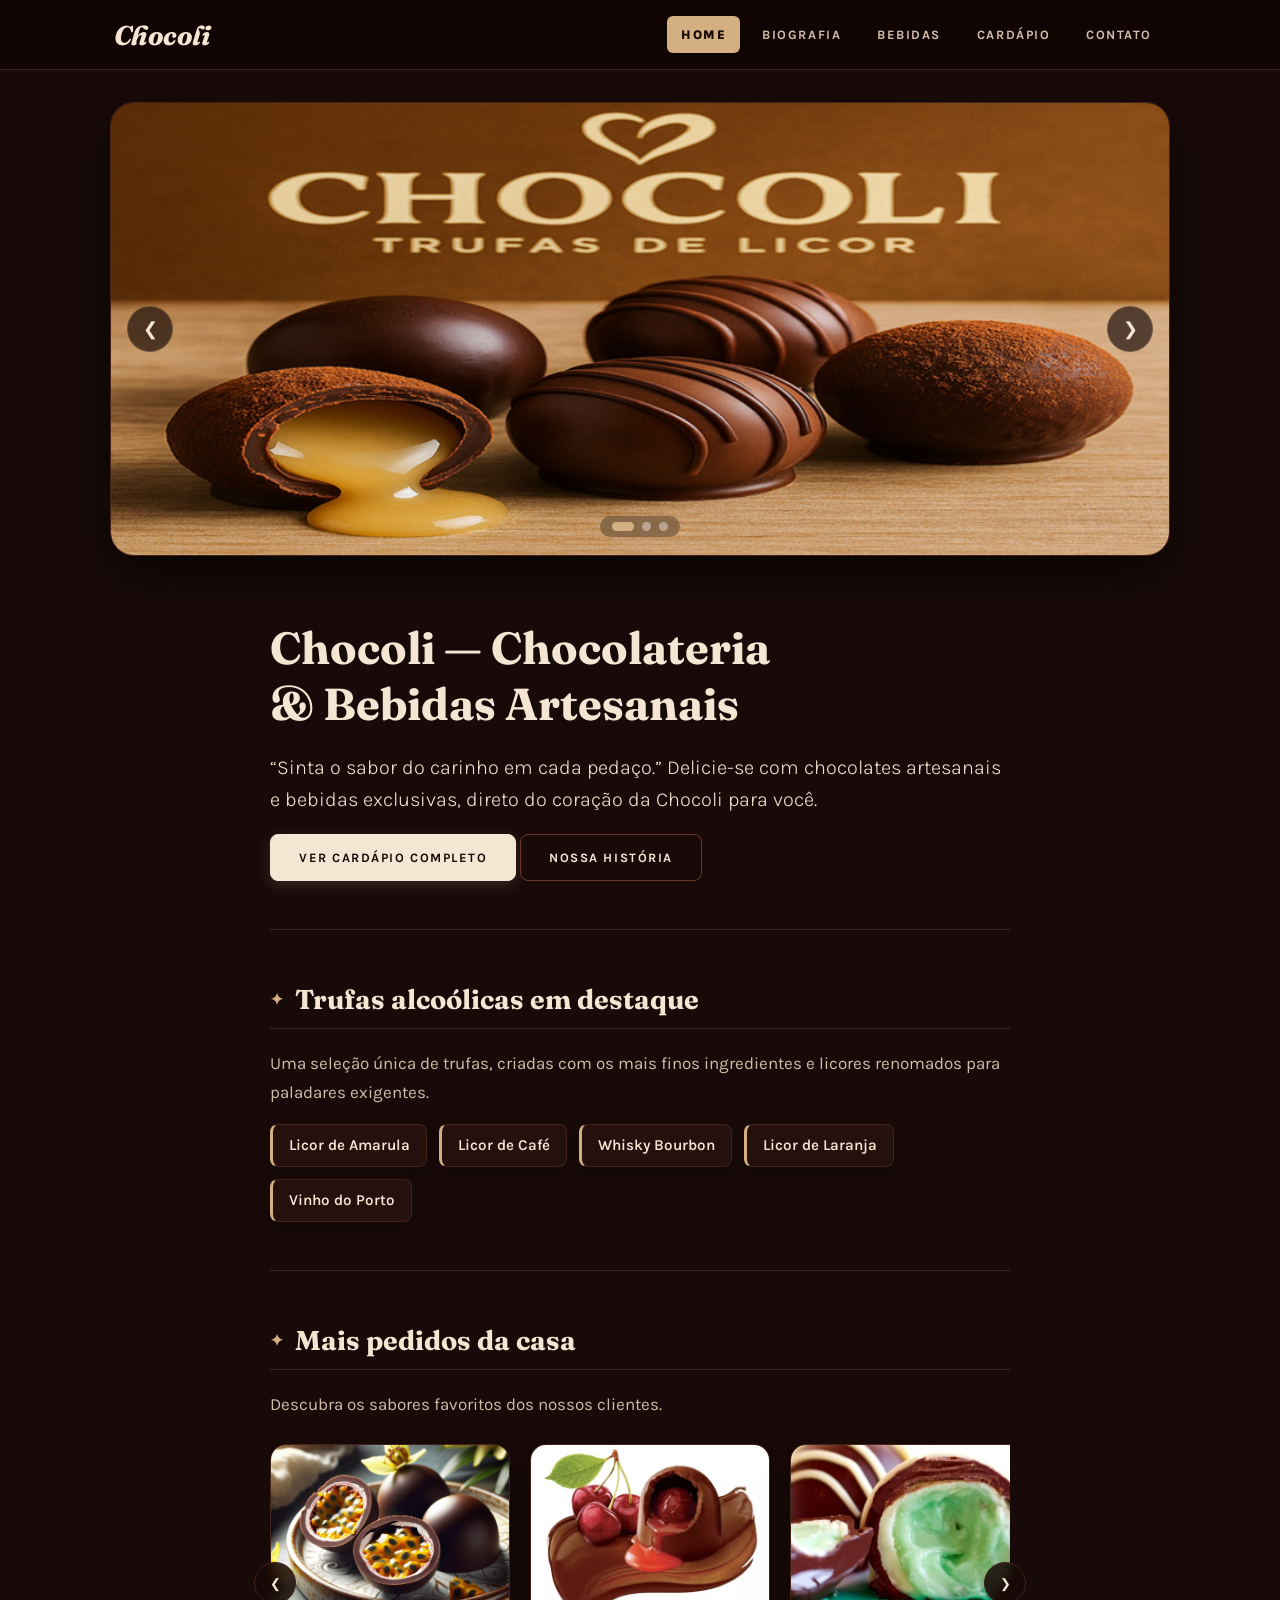
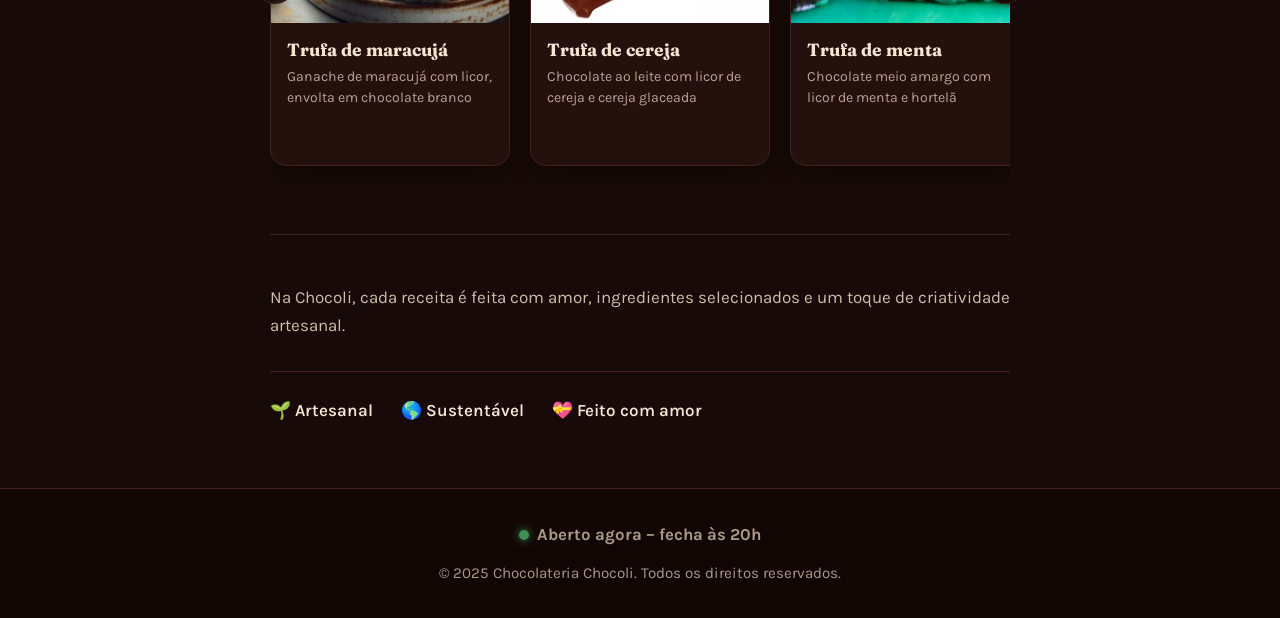
<file: projetojs/index.html>
<!DOCTYPE html>
<html lang="pt-BR">
<head>
  <meta charset="utf-8">
  <meta name="viewport" content="width=device-width, initial-scale=1">
  <title>Home | Chocolateria Chocoli</title>
  <link rel="preconnect" href="https://fonts.googleapis.com">
  <link rel="preconnect" href="https://fonts.gstatic.com" crossorigin>
  <link rel="stylesheet" href="https://fonts.googleapis.com/css2?family=Fraunces:ital,opsz,wght@0,9..144,600;0,9..144,700;1,9..144,700&family=Karla:wght@400;700&display=swap">
  <link rel="stylesheet" href="escss/estilo.css">
</head>
<body>

  <!-- Cabeçalho Fixo -->
  <header id="topo">
    <div class="topo-in">
      <a class="marca" href="index.html">Chocoli</a>
      <nav id="menu" aria-label="Menu principal">
        <a href="index.html" aria-current="page">Home</a>
        <a href="biografia.html">Biografia</a>
        <a href="Bebidas.html">Bebidas</a>
        <a href="Cardapio.html">Cardápio</a>
        <a href="contato.html">Contato</a>
      </nav>
    </div>
  </header>

  <main id="principal">

    <!-- Seção do Carrossel Principal -->
    <section class="carrossel" aria-label="Galeria de imagens">
      <div class="slides">
        <img src="imagens/truf.png" class="slide ativo" alt="Trufas artesanais variadas">
        <img src="imagens/fundobebidas.png" class="slide" alt="Coquetéis artesanais exclusivos" loading="lazy">
        <img src="imagens/trufamaracuja.png" class="slide" alt="Trufa especial de maracujá" loading="lazy">
      </div>
      <div class="controles">
        <button class="seta esquerda" aria-label="Imagem anterior">&#10094;</button>
        <button class="seta direita" aria-label="Próxima imagem">&#10095;</button>
      </div>
      <div class="bolinhas" aria-label="Indicadores de slides"></div>
    </section>

    <!-- Conteúdo Principal da Página -->
    <div id="conteudo">

      <!-- Seção de Boas-Vindas / Hero -->
      <section class="hero-secao">
        <h1>Chocoli — Chocolateria & Bebidas Artesanais</h1>
        <p class="lead">“Sinta o sabor do carinho em cada pedaço.” Delicie-se com chocolates artesanais e bebidas exclusivas, direto do coração da Chocoli para você.</p>
        <div class="botoes-acao">
          <a class="btn" href="Cardapio.html">Ver cardápio completo</a>
          <a class="btn btn-contorno" href="biografia.html">Nossa história</a>
        </div>
      </section>

      <hr>

      <!-- Seção de Destaques (Trufas Alcoólicas) -->
      <section class="secao-destaques">
        <h2>Trufas alcoólicas em destaque</h2>
        <p>Uma seleção única de trufas, criadas com os mais finos ingredientes e licores renomados para paladares exigentes.</p>
        
        <ul class="destaques">
          <li>Licor de Amarula</li>
          <li>Licor de Café</li>
          <li>Whisky Bourbon</li>
          <li>Licor de Laranja</li>
          <li>Vinho do Porto</li>
        </ul>
      </section>

      <hr>

      <!-- Carrossel / Seção "Mais Pedidos" -->
      <section class="mais-pedidos">
        <h2>Mais pedidos da casa</h2>
        <p>Descubra os sabores favoritos dos nossos clientes.</p>
        
        <div style="position: relative;">
          <button id="mp-anterior" class="mp-seta" aria-label="Item anterior">&#10094;</button>
          <div id="mp-trilho" class="mp-trilho">
            <!-- Os cards são injetados dinamicamente via JavaScript -->
          </div>
          <button id="mp-proximo" class="mp-seta" aria-label="Próximo item">&#10095;</button>
        </div>
      </section>

      <hr>

      <!-- Seção de Valores / Filosofia -->
      <section class="secao-valores">
        <p>Na Chocoli, cada receita é feita com amor, ingredientes selecionados e um toque de criatividade artesanal.</p>
        <ul class="valores">
          <li>🌱 Artesanal</li>
          <li>🌎 Sustentável</li>
          <li>💝 Feito com amor</li>
        </ul>
      </section>

    </div>

  </main>

  <!-- Rodapé -->
  <footer id="rodape">
    <p id="status-loja"></p>
    <p>© 2025 Chocolateria Chocoli. Todos os direitos reservados.</p>
  </footer>

  <script src="js.js"></script>
</body>
</html>
</file>
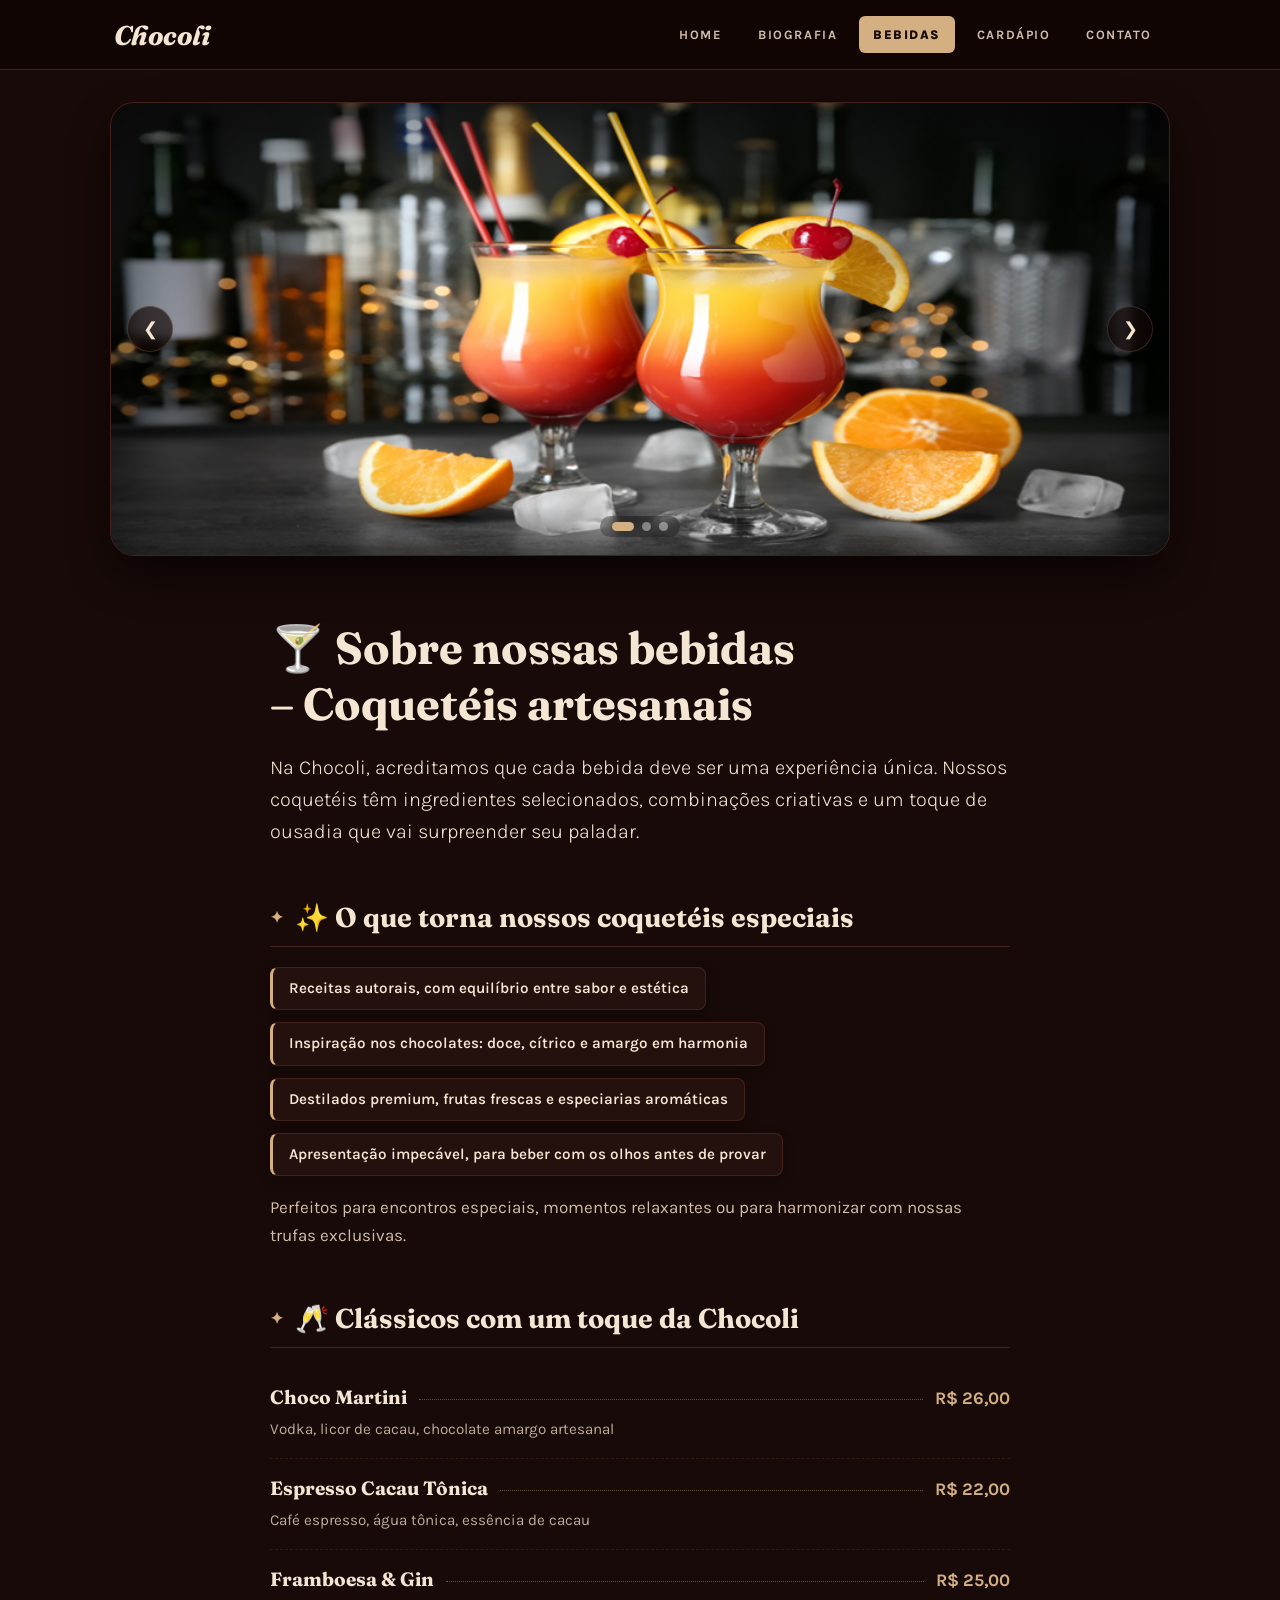
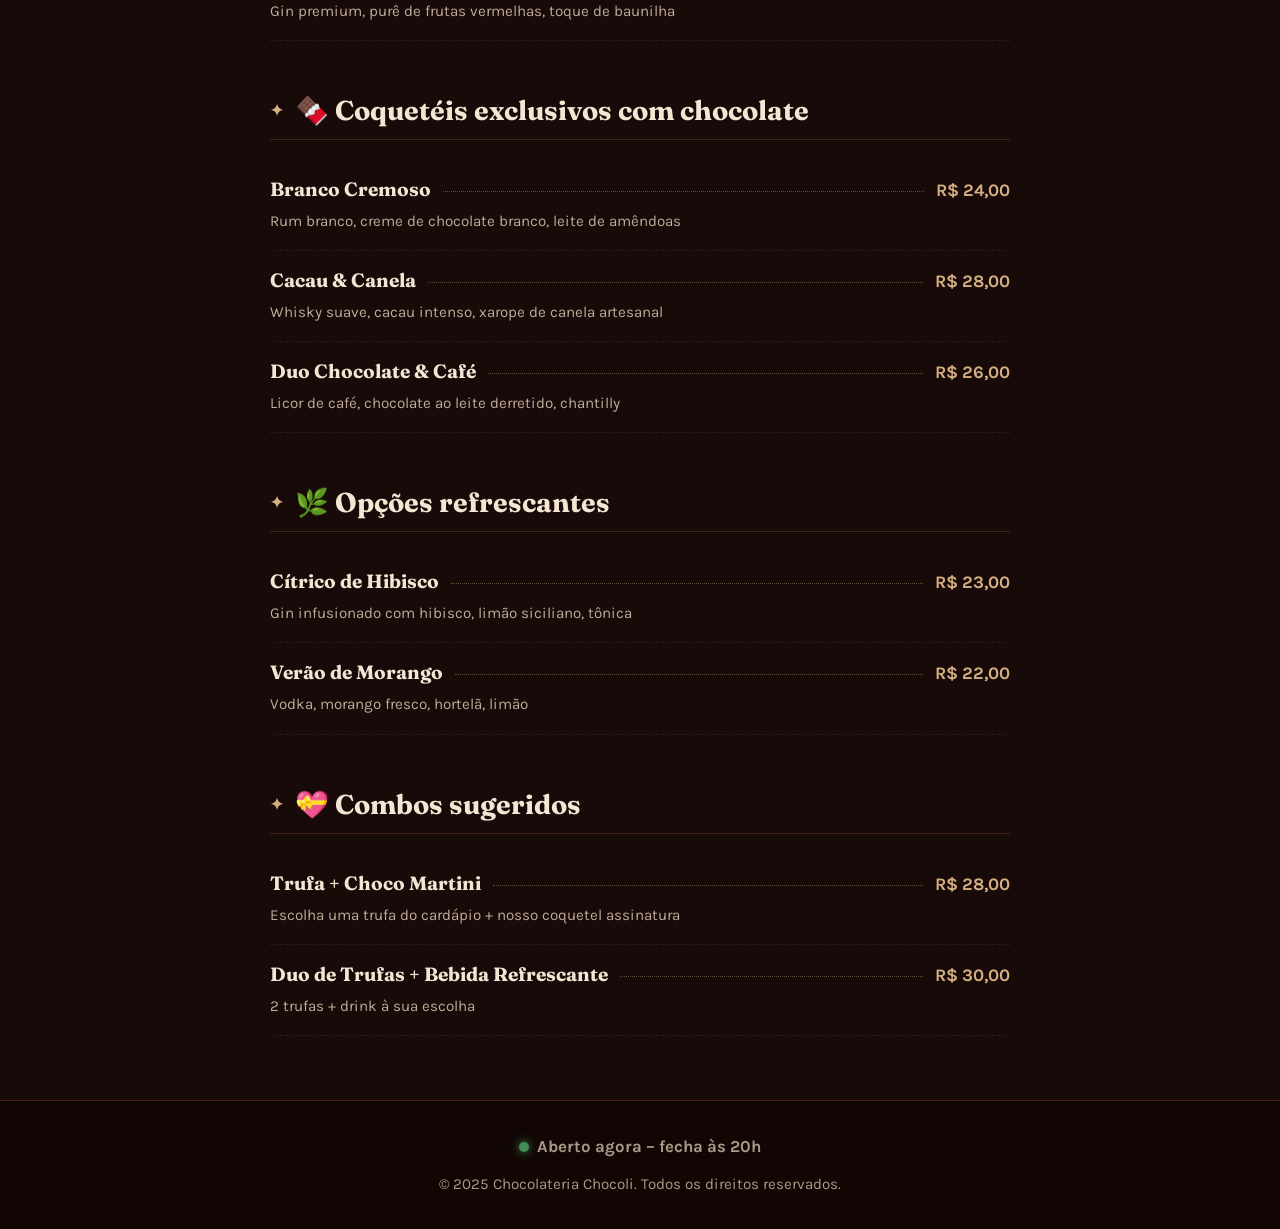
<file: projetojs/Bebidas.html>
<!DOCTYPE html>
<html lang="pt-BR">
<head>
  <meta charset="utf-8">
  <meta name="viewport" content="width=device-width, initial-scale=1">
  <title>Bebidas | Chocolateria Chocoli</title>
  <link rel="preconnect" href="https://fonts.googleapis.com">
  <link rel="preconnect" href="https://fonts.gstatic.com" crossorigin>
  <link rel="stylesheet" href="https://fonts.googleapis.com/css2?family=Fraunces:ital,opsz,wght@0,9..144,600;0,9..144,700;1,9..144,700&family=Karla:wght@400;700&display=swap">
  <link rel="stylesheet" href="escss/estilo.css">
</head>
<body>

  <header id="topo">
    <div class="topo-in">
      <a class="marca" href="index.html">Chocoli</a>
      <nav id="menu" aria-label="Menu principal">
      <a href="index.html">Home</a>
      <a href="biografia.html">Biografia</a>
      <a href="Bebidas.html" aria-current="page">Bebidas</a>
      <a href="Cardapio.html">Cardápio</a>
      <a href="contato.html">Contato</a>
      </nav>
    </div>
  </header>

  <main id="principal">

    <div class="carrossel" aria-label="Galeria de imagens">
        <div class="slides">
          <img src="imagens/bebidas2.png" class="slide ativo" alt="Coquetel">
          <img src="imagens/bebidas3.png" class="slide" alt="Coquetel" loading="lazy">
          <img src="imagens/bebidas4.png" class="slide" alt="Coquetel" loading="lazy">
          </div>
        <div class="controles">
          <button class="seta esquerda" aria-label="Imagem anterior">&#10094;</button>
          <button class="seta direita" aria-label="Próxima imagem">&#10095;</button>
        </div>
        <div class="bolinhas"></div>
      </div>

    <div id="conteudo">

      <h1>🍸 Sobre nossas bebidas – Coquetéis artesanais</h1>
      <p class="lead">Na Chocoli, acreditamos que cada bebida deve ser uma experiência única. Nossos coquetéis têm ingredientes selecionados, combinações criativas e um toque de ousadia que vai surpreender seu paladar.</p>

      <h2>✨ O que torna nossos coquetéis especiais</h2>
      <ul class="destaques">
        <li>Receitas autorais, com equilíbrio entre sabor e estética</li>
        <li>Inspiração nos chocolates: doce, cítrico e amargo em harmonia</li>
        <li>Destilados premium, frutas frescas e especiarias aromáticas</li>
        <li>Apresentação impecável, para beber com os olhos antes de provar</li>
      </ul>
      <p>Perfeitos para encontros especiais, momentos relaxantes ou para harmonizar com nossas trufas exclusivas.</p>

      <h2>🥂 Clássicos com um toque da Chocoli</h2>
      <ul class="itens">
        <li><div class="item-topo"><strong>Choco Martini</strong><i class="linha"></i><span class="preco">R$ 26,00</span></div><p>Vodka, licor de cacau, chocolate amargo artesanal</p></li>
        <li><div class="item-topo"><strong>Espresso Cacau Tônica</strong><i class="linha"></i><span class="preco">R$ 22,00</span></div><p>Café espresso, água tônica, essência de cacau</p></li>
        <li><div class="item-topo"><strong>Framboesa & Gin</strong><i class="linha"></i><span class="preco">R$ 25,00</span></div><p>Gin premium, purê de frutas vermelhas, toque de baunilha</p></li>
      </ul>

      <h2>🍫 Coquetéis exclusivos com chocolate</h2>
      <ul class="itens">
        <li><div class="item-topo"><strong>Branco Cremoso</strong><i class="linha"></i><span class="preco">R$ 24,00</span></div><p>Rum branco, creme de chocolate branco, leite de amêndoas</p></li>
        <li><div class="item-topo"><strong>Cacau & Canela</strong><i class="linha"></i><span class="preco">R$ 28,00</span></div><p>Whisky suave, cacau intenso, xarope de canela artesanal</p></li>
        <li><div class="item-topo"><strong>Duo Chocolate & Café</strong><i class="linha"></i><span class="preco">R$ 26,00</span></div><p>Licor de café, chocolate ao leite derretido, chantilly</p></li>
      </ul>

      <h2>🌿 Opções refrescantes</h2>
      <ul class="itens">
        <li><div class="item-topo"><strong>Cítrico de Hibisco</strong><i class="linha"></i><span class="preco">R$ 23,00</span></div><p>Gin infusionado com hibisco, limão siciliano, tônica</p></li>
        <li><div class="item-topo"><strong>Verão de Morango</strong><i class="linha"></i><span class="preco">R$ 22,00</span></div><p>Vodka, morango fresco, hortelã, limão</p></li>
      </ul>

      <h2>💝 Combos sugeridos</h2>
      <ul class="itens">
        <li><div class="item-topo"><strong>Trufa + Choco Martini</strong><i class="linha"></i><span class="preco">R$ 28,00</span></div><p>Escolha uma trufa do cardápio + nosso coquetel assinatura</p></li>
        <li><div class="item-topo"><strong>Duo de Trufas + Bebida Refrescante</strong><i class="linha"></i><span class="preco">R$ 30,00</span></div><p>2 trufas + drink à sua escolha</p></li>
      </ul>
    </div>

  </main>

  <footer id="rodape">
    <p id="status-loja"></p>
    <p>© 2025 Chocolateria Chocoli. Todos os direitos reservados.</p>
  </footer>

  <script src="js.js"></script>
</body>
</html>
</file>
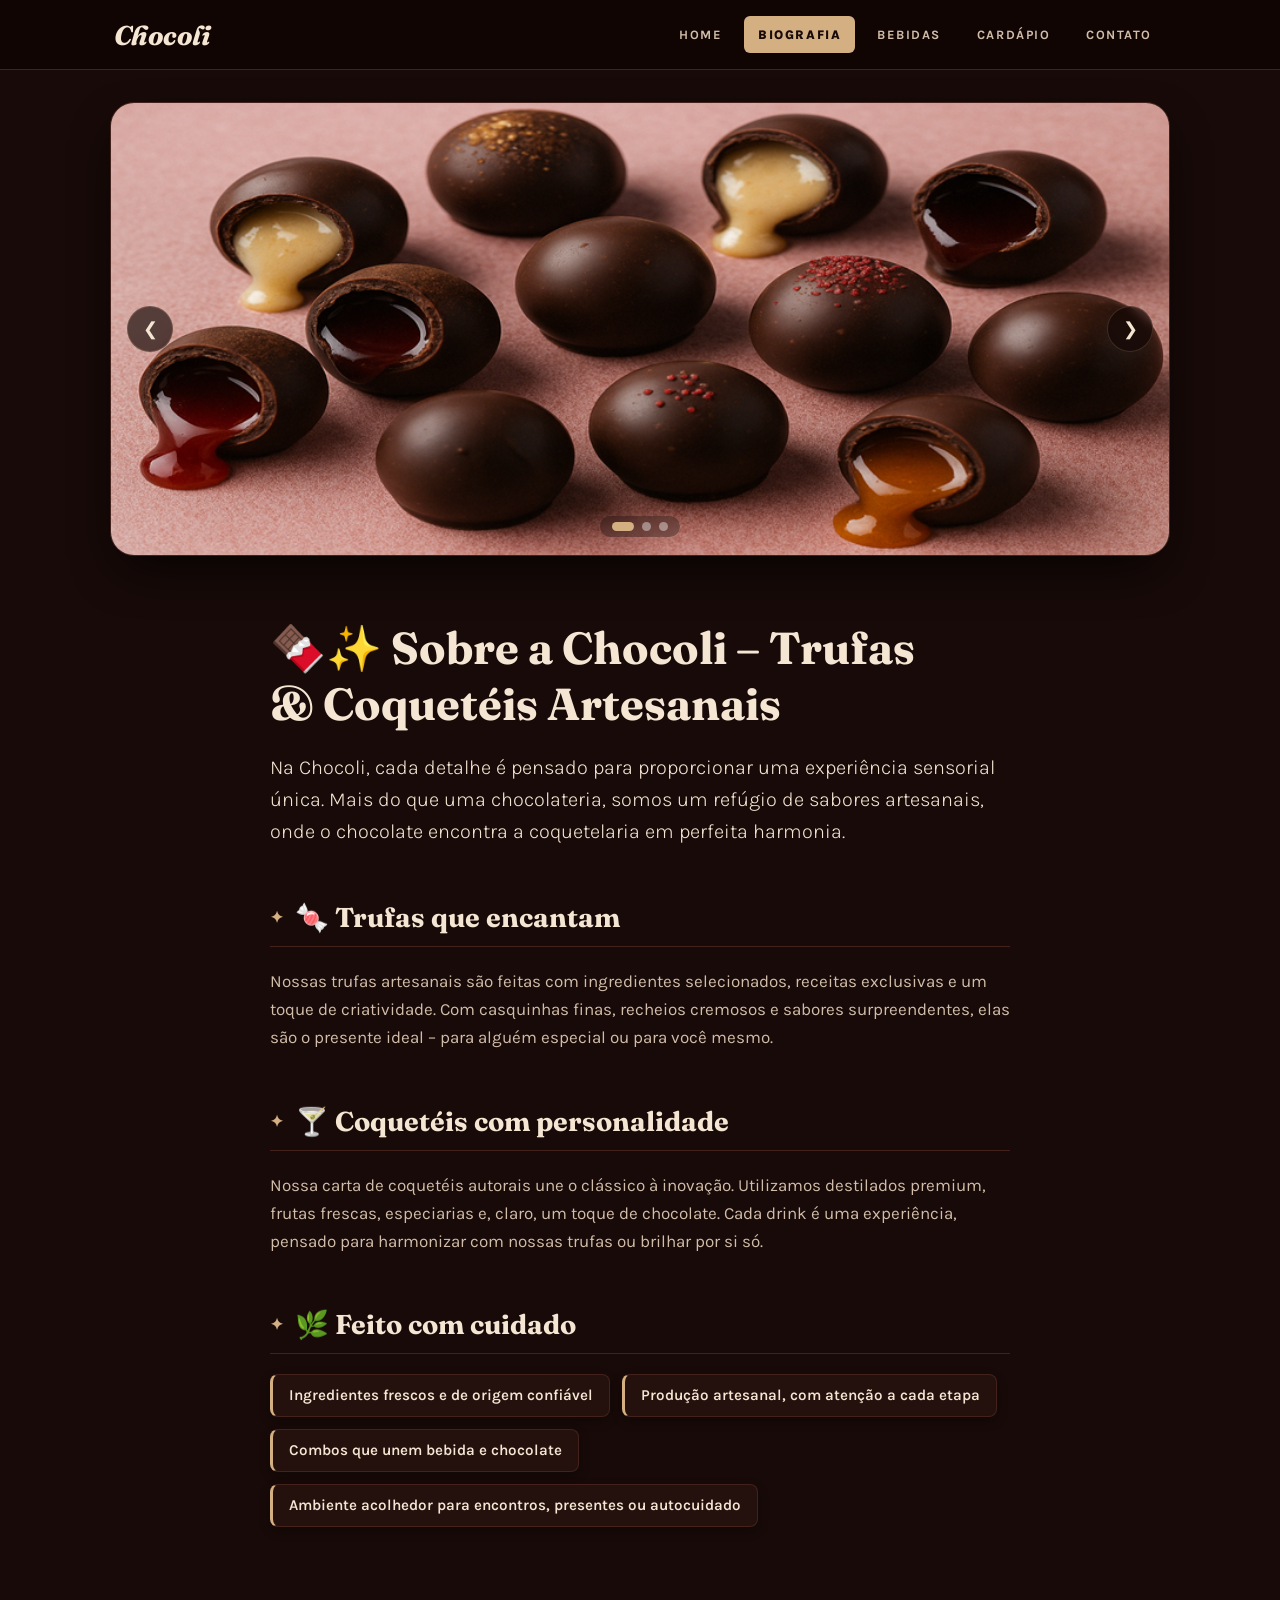
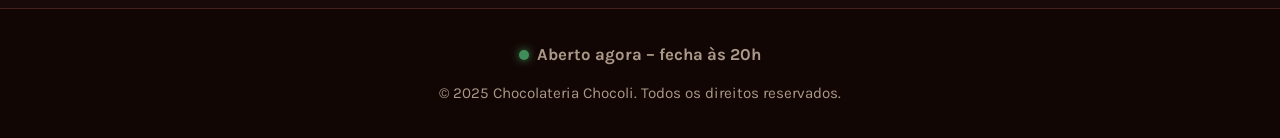
<file: projetojs/biografia.html>
<!DOCTYPE html>
<html lang="pt-BR">
<head>
  <meta charset="utf-8">
  <meta name="viewport" content="width=device-width, initial-scale=1">
  <title>Biografia | Chocolateria Chocoli</title>
  <link rel="preconnect" href="https://fonts.googleapis.com">
  <link rel="preconnect" href="https://fonts.gstatic.com" crossorigin>
  <link rel="stylesheet" href="https://fonts.googleapis.com/css2?family=Fraunces:ital,opsz,wght@0,9..144,600;0,9..144,700;1,9..144,700&family=Karla:wght@400;700&display=swap">
  <link rel="stylesheet" href="escss/estilo.css">
</head>
<body>

  <header id="topo">
    <div class="topo-in">
      <a class="marca" href="index.html">Chocoli</a>
      <nav id="menu" aria-label="Menu principal">
      <a href="index.html">Home</a>
      <a href="biografia.html" aria-current="page">Biografia</a>
      <a href="Bebidas.html">Bebidas</a>
      <a href="Cardapio.html">Cardápio</a>
      <a href="contato.html">Contato</a>
      </nav>
    </div>
  </header>

  <main id="principal">

    <div class="carrossel" aria-label="Galeria de imagens">
        <div class="slides">
          <img src="imagens/chocos.png" class="slide ativo" alt="Chocolates Chocoli">
          <img src="imagens/trufafundo4.png" class="slide" alt="Trufas" loading="lazy">
          <img src="imagens/trufacereja.png" class="slide" alt="Trufa de cereja" loading="lazy">
          </div>
        <div class="controles">
          <button class="seta esquerda" aria-label="Imagem anterior">&#10094;</button>
          <button class="seta direita" aria-label="Próxima imagem">&#10095;</button>
        </div>
        <div class="bolinhas"></div>
      </div>

    <div id="conteudo">

      <h1>🍫✨ Sobre a Chocoli – Trufas & Coquetéis Artesanais</h1>
      <p class="lead">Na Chocoli, cada detalhe é pensado para proporcionar uma experiência sensorial única. Mais do que uma chocolateria, somos um refúgio de sabores artesanais, onde o chocolate encontra a coquetelaria em perfeita harmonia.</p>

      <h2>🍬 Trufas que encantam</h2>
      <p>Nossas trufas artesanais são feitas com ingredientes selecionados, receitas exclusivas e um toque de criatividade. Com casquinhas finas, recheios cremosos e sabores surpreendentes, elas são o presente ideal – para alguém especial ou para você mesmo.</p>

      <h2>🍸 Coquetéis com personalidade</h2>
      <p>Nossa carta de coquetéis autorais une o clássico à inovação. Utilizamos destilados premium, frutas frescas, especiarias e, claro, um toque de chocolate. Cada drink é uma experiência, pensado para harmonizar com nossas trufas ou brilhar por si só.</p>

      <h2>🌿 Feito com cuidado</h2>
      <ul class="destaques">
        <li>Ingredientes frescos e de origem confiável</li>
        <li>Produção artesanal, com atenção a cada etapa</li>
        <li>Combos que unem bebida e chocolate</li>
        <li>Ambiente acolhedor para encontros, presentes ou autocuidado</li>
      </ul>
    </div>

  </main>

  <footer id="rodape">
    <p id="status-loja"></p>
    <p>© 2025 Chocolateria Chocoli. Todos os direitos reservados.</p>
  </footer>

  <script src="js.js"></script>
</body>
</html>
</file>
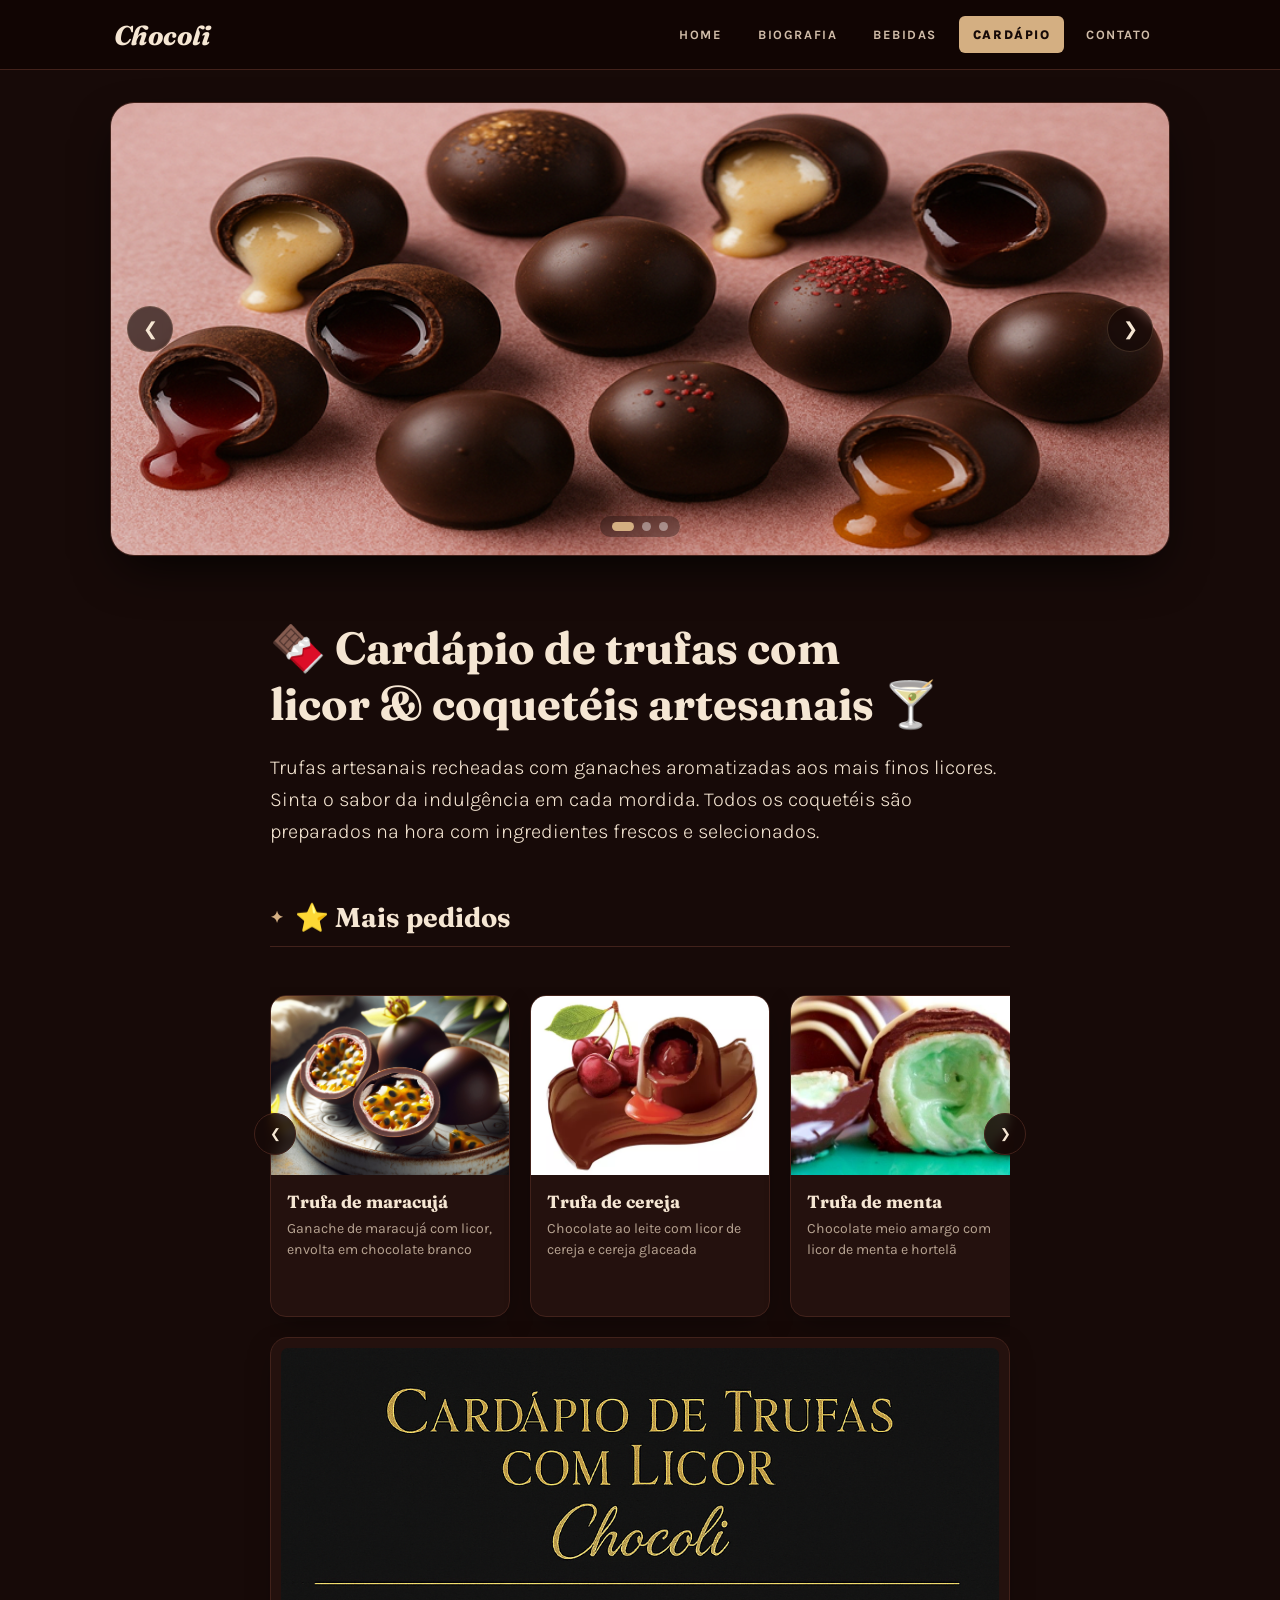
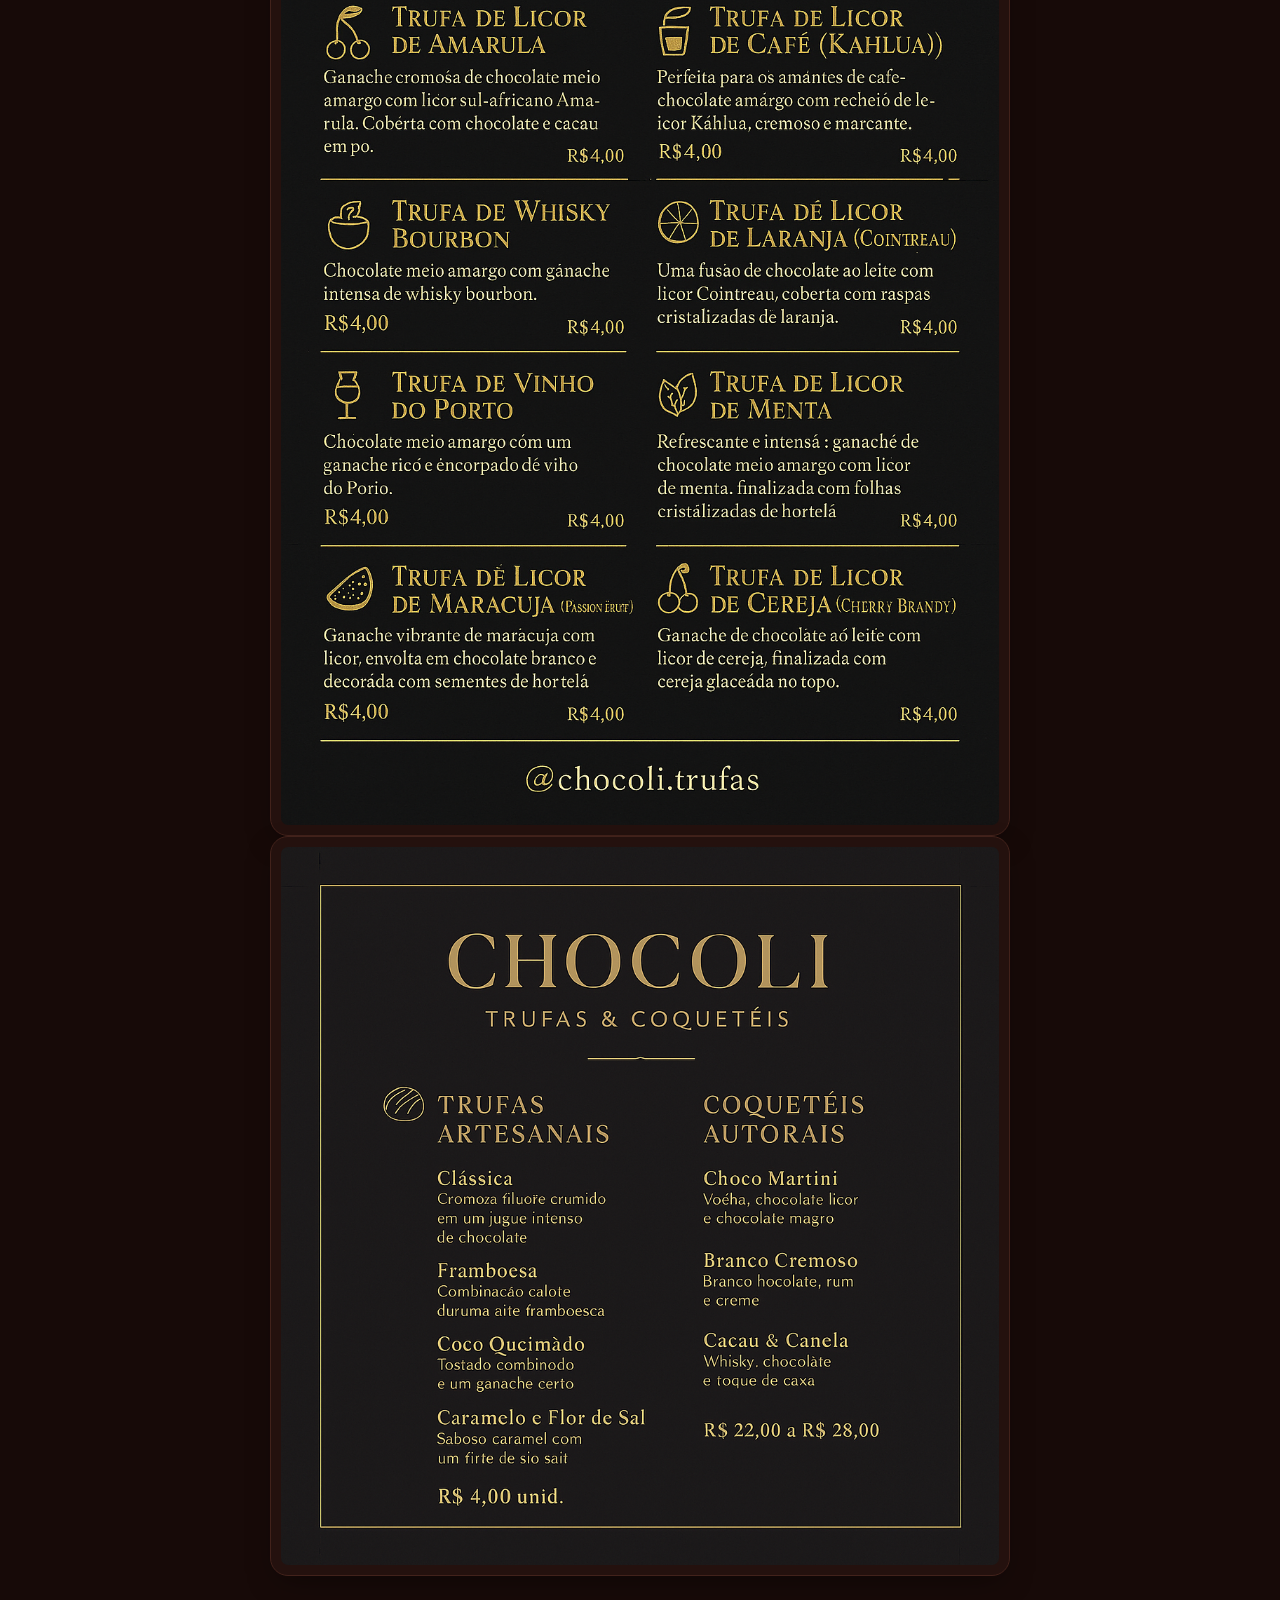
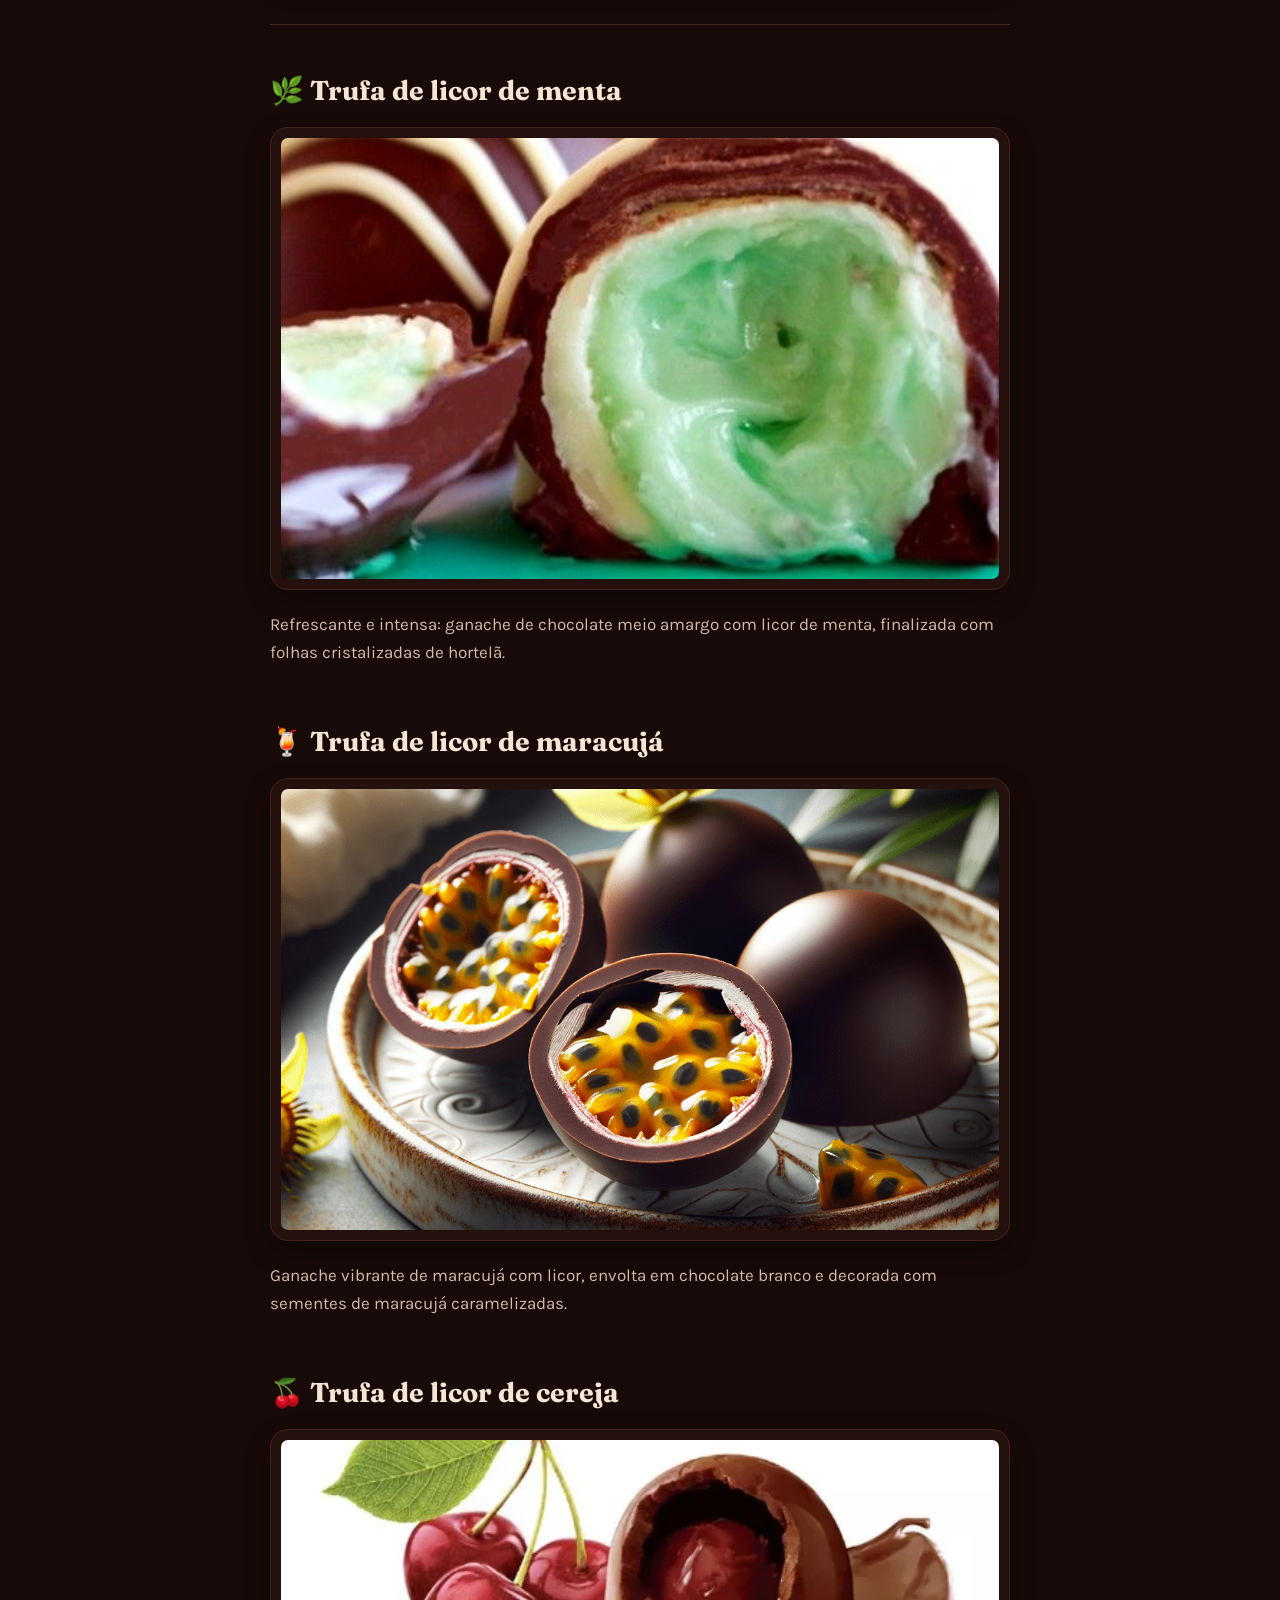
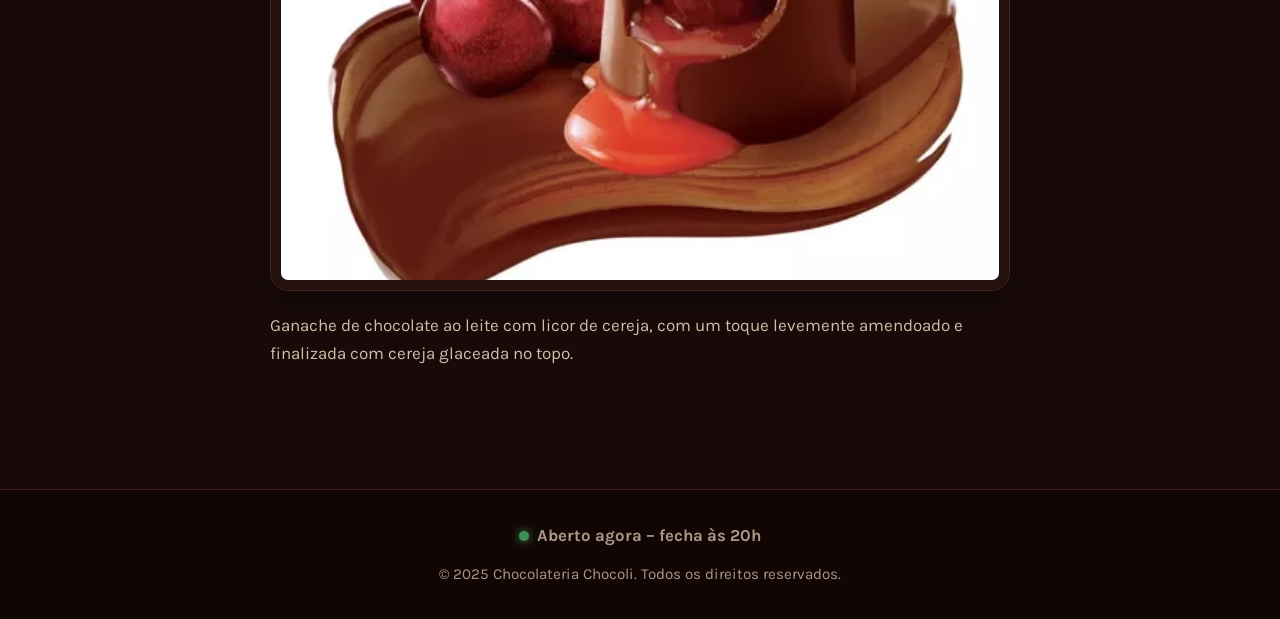
<file: projetojs/Cardapio.html>
<!DOCTYPE html>
<html lang="pt-BR">
<head>
  <meta charset="utf-8">
  <meta name="viewport" content="width=device-width, initial-scale=1">
  <title>Cardápio | Chocolateria Chocoli</title>
  <link rel="preconnect" href="https://fonts.googleapis.com">
  <link rel="preconnect" href="https://fonts.gstatic.com" crossorigin>
  <link rel="stylesheet" href="https://fonts.googleapis.com/css2?family=Fraunces:ital,opsz,wght@0,9..144,600;0,9..144,700;1,9..144,700&family=Karla:wght@400;700&display=swap">
  <link rel="stylesheet" href="escss/estilo.css">
</head>
<body>

  <header id="topo">
    <div class="topo-in">
      <a class="marca" href="index.html">Chocoli</a>
      <nav id="menu" aria-label="Menu principal">
      <a href="index.html">Home</a>
      <a href="biografia.html">Biografia</a>
      <a href="Bebidas.html">Bebidas</a>
      <a href="Cardapio.html" aria-current="page">Cardápio</a>
      <a href="contato.html">Contato</a>
      </nav>
    </div>
  </header>

  <main id="principal">

    <div class="carrossel" aria-label="Galeria de imagens">
        <div class="slides">
          <img src="imagens/chocos.png" class="slide ativo" alt="Chocolates">
          <img src="imagens/trufalaraja.jpg" class="slide" alt="Trufa de laranja" loading="lazy">
          <img src="imagens/bebidas1.png" class="slide" alt="Coquetéis" loading="lazy">
          </div>
        <div class="controles">
          <button class="seta esquerda" aria-label="Imagem anterior">&#10094;</button>
          <button class="seta direita" aria-label="Próxima imagem">&#10095;</button>
        </div>
        <div class="bolinhas"></div>
      </div>

    <div id="conteudo">

      <h1>🍫 Cardápio de trufas com licor & coquetéis artesanais 🍸</h1>
      <p class="lead">Trufas artesanais recheadas com ganaches aromatizadas aos mais finos licores. Sinta o sabor da indulgência em cada mordida. Todos os coquetéis são preparados na hora com ingredientes frescos e selecionados.</p>

      <h2>⭐ Mais pedidos</h2>
      <div class="mais-pedidos">
        <button class="mp-seta" id="mp-anterior" aria-label="Anterior">&#10094;</button>
        <div class="mp-trilho" id="mp-trilho"></div>
        <button class="mp-seta" id="mp-proximo" aria-label="Próximo">&#10095;</button>
      </div>

      <img src="imagens/cardapio.png" class="img-campanha" alt="Cardápio de trufas">
      <img src="imagens/bebidas.png" class="img-campanha" alt="Cardápio de bebidas" loading="lazy">
      <hr>
      <article class="trufa">
        <h2>🌿 Trufa de licor de menta</h2>
        <img src="imagens/trufamenta.jpg" class="img-campanha" alt="Trufa de menta" loading="lazy">
        <p>Refrescante e intensa: ganache de chocolate meio amargo com licor de menta, finalizada com folhas cristalizadas de hortelã.</p>
      </article>
      <article class="trufa">
        <h2>🍹 Trufa de licor de maracujá</h2>
        <img src="imagens/trufamaracuja.png" class="img-campanha" alt="Trufa de maracujá" loading="lazy">
        <p>Ganache vibrante de maracujá com licor, envolta em chocolate branco e decorada com sementes de maracujá caramelizadas.</p>
      </article>
      <article class="trufa">
        <h2>🍒 Trufa de licor de cereja</h2>
        <img src="imagens/trufacereja.webp" class="img-campanha" alt="Trufa de cereja" loading="lazy">
        <p>Ganache de chocolate ao leite com licor de cereja, com um toque levemente amendoado e finalizada com cereja glaceada no topo.</p>
      </article>
    </div>

  </main>

  <footer id="rodape">
    <p id="status-loja"></p>
    <p>© 2025 Chocolateria Chocoli. Todos os direitos reservados.</p>
  </footer>

  <script src="js.js"></script>
</body>
</html>
</file>
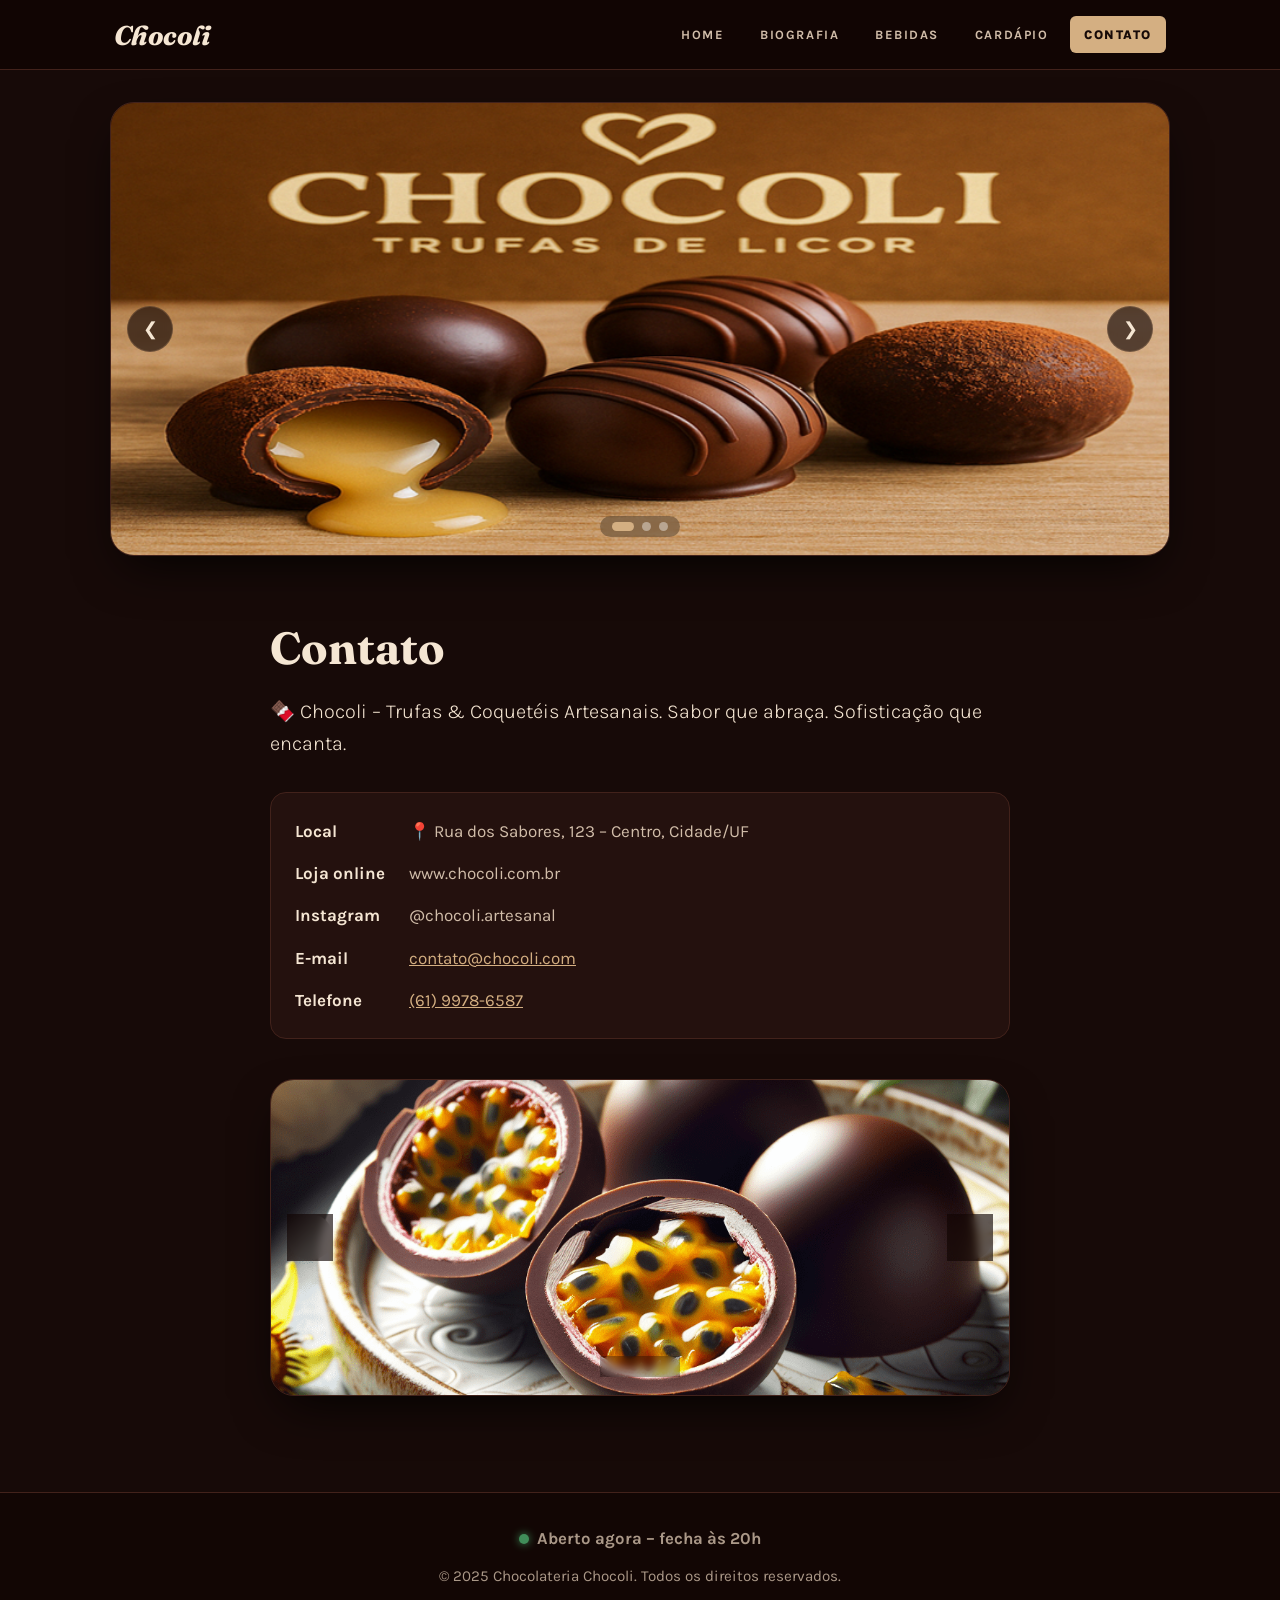
<file: projetojs/contato.html>
<!DOCTYPE html>
<html lang="pt-BR">
<head>
  <meta charset="utf-8">
  <meta name="viewport" content="width=device-width, initial-scale=1">
  <title>Contato | Chocolateria Chocoli</title>
  <link rel="preconnect" href="https://fonts.googleapis.com">
  <link rel="preconnect" href="https://fonts.gstatic.com" crossorigin>
  <link rel="stylesheet" href="https://fonts.googleapis.com/css2?family=Fraunces:ital,opsz,wght@0,9..144,600;0,9..144,700;1,9..144,700&family=Karla:wght@400;700&display=swap">
  <link rel="stylesheet" href="escss/estilo.css">
</head>
<body>

  <header id="topo">
    <div class="topo-in">
      <a class="marca" href="index.html">Chocoli</a>
      <nav id="menu" aria-label="Menu principal">
      <a href="index.html">Home</a>
      <a href="biografia.html">Biografia</a>
      <a href="Bebidas.html">Bebidas</a>
      <a href="Cardapio.html">Cardápio</a>
      <a href="contato.html" aria-current="page">Contato</a>
      </nav>
    </div>
  </header>

  <main id="principal">

    <div class="carrossel" aria-label="Galeria de imagens">
        <div class="slides">
          <img src="imagens/truf.png" class="slide ativo" alt="Trufas">
          <img src="imagens/logocho.png" class="slide" alt="Logo Chocoli" loading="lazy">
          <img src="imagens/cartaocho.png" class="slide" alt="Cartão Chocoli" loading="lazy">
          </div>
        <div class="controles">
          <button class="seta esquerda" aria-label="Imagem anterior">&#10094;</button>
          <button class="seta direita" aria-label="Próxima imagem">&#10095;</button>
        </div>
        <div class="bolinhas"></div>
      </div>

    <div id="conteudo">

      <h1>Contato</h1>
      <p class="lead">🍫 Chocoli – Trufas & Coquetéis Artesanais. Sabor que abraça. Sofisticação que encanta.</p>

      <dl class="contato">
        <dt>Local</dt><dd>📍 Rua dos Sabores, 123 – Centro, Cidade/UF</dd>
        <dt>Loja online</dt><dd>www.chocoli.com.br</dd>
        <dt>Instagram</dt><dd>@chocoli.artesanal</dd>
        <dt>E-mail</dt><dd><a href="mailto:contato@chocoli.com">contato@chocoli.com</a></dd>
        <dt>Telefone</dt><dd><a href="tel:+5561999786587">(61) 9978-6587</a></dd>
      </dl>

      <div class="galeria">
        <div class="carrossel" aria-label="Galeria de imagens">
                <div class="slides">
                  <img src="imagens/trufamaracuja.png" class="slide ativo" alt="Trufa de maracujá">
                  <img src="imagens/trufafundo2.png" class="slide" alt="Trufas" loading="lazy">
                  <img src="imagens/fundobebidas.png" class="slide" alt="Coquetéis" loading="lazy">
                  </div>
                <div class="controles">
                  <button class="seta esquerda" aria-label="Imagem anterior">&#10094;</button>
                  <button class="seta direita" aria-label="Próxima imagem">&#10095;</button>
                </div>
                <div class="bolinhas"></div>
              </div>
      </div>
    </div>

  </main>

  <footer id="rodape">
    <p id="status-loja"></p>
    <p>© 2025 Chocolateria Chocoli. Todos os direitos reservados.</p>
  </footer>

  <script src="js.js"></script>
</body>
</html>
</file>
<file: projetojs/escss/estilo.css>
/* Chocoli — tema cacau & cereja (Inspirado em Cafeterias Artesanais) */
:root {
  --fundo: #170a08;       /* Fundo principal mais profundo e rico */
  --fundo-2: #24110e;     /* Cartões e superfícies levemente elevadas */
  --fundo-elevado: #301813; /* Hover de cartões */
  --topo: #120604;
  --vinho: #7a1e2d;       /* Tom de cereja mais marcante */
  --vinho-claro: #9e2a3c;
  --borda: #42221b;       /* Bordas mais suaves e elegantes */
  --borda-hover: #6b352b;
  --creme: #f5e6d3;       /* Títulos com mais contraste e suavidade */
  --texto: #d1bda9;       /* Texto cor de linho acolhedor */
  --dourado: #d4af82;     /* Dourado refinado para detalhes */
  --serif: "Fraunces", Georgia, "Times New Roman", serif;
  --sans: "Karla", "Segoe UI", system-ui, sans-serif;
  --sombra-card: 0 10px 30px -10px rgba(0, 0, 0, 0.5);
}

*, *::before, *::after { box-sizing: border-box; }
html { scroll-behavior: smooth; }

body {
  margin: 0;
  background: var(--fundo);
  color: var(--texto);
  font: 1.0625rem/1.65 var(--sans);
  -webkit-font-smoothing: antialiased;
}

img { max-width: 100%; display: block; }

a { color: var(--dourado); transition: color .2s; }
a:hover { color: var(--creme); }

a:focus-visible, button:focus-visible {
  outline: 2px solid var(--dourado);
  outline-offset: 3px;
}

/* ---------- Cabeçalho e menu refinados ---------- */
#topo {
  background: var(--topo);
  border-bottom: 1px solid var(--borda);
  position: sticky;
  top: 0;
  z-index: 100;
  backdrop-filter: blur(8px);
  background: rgba(18, 6, 4, 0.92);
}
.topo-in {
  max-width: 1100px;
  margin: 0 auto;
  padding: 16px 24px;
  display: flex;
  align-items: center;
  justify-content: space-between;
  flex-wrap: wrap;
  gap: 12px 24px;
}
.marca {
  font: italic 700 1.7rem var(--serif);
  color: var(--creme);
  text-decoration: none;
  letter-spacing: -0.02em;
  transition: opacity .2s;
}
.marca:hover { opacity: 0.85; }

#menu { display: flex; flex-wrap: wrap; gap: 4px 8px; }
#menu a {
  color: var(--texto);
  text-decoration: none;
  font-size: .8rem;
  font-weight: 700;
  letter-spacing: .12em;
  text-transform: uppercase;
  padding: 8px 14px;
  border-radius: 6px;
  transition: all .25s ease;
}
#menu a:hover { 
  color: var(--creme); 
  background: rgba(212, 175, 130, 0.08);
}
#menu a[aria-current="page"] { 
  color: var(--fundo); 
  background: var(--dourado); 
  font-weight: 800;
}

/* ---------- Carrossel Principal ---------- */
.meio { display: flex; justify-content: center; }
#principal { max-width: 1100px; margin: 0 auto; padding: 0 20px; }

.carrossel {
  position: relative;
  width: 100%;
  aspect-ratio: 21 / 9;
  max-height: 460px;
  margin: 32px auto;
  overflow: hidden;
  border-radius: 24px;
  background: var(--fundo-2);
  border: 1px solid var(--borda);
  box-shadow: 0 20px 50px -15px rgba(0, 0, 0, 0.9);
}
.slides, .slide { width: 100%; height: 100%; }
.slides { position: relative; }
.slide {
  position: absolute;
  inset: 0;
  object-fit: cover;
  opacity: 0;
  transition: opacity .8s cubic-bezier(0.4, 0, 0.2, 1);
}
.slide.ativo { opacity: 1; z-index: 2; }

.seta {
  position: absolute;
  top: 50%;
  transform: translateY(-50%);
  z-index: 3;
  width: 46px;
  height: 46px;
  display: grid;
  place-items: center;
  font-size: 1.1rem;
  color: var(--creme);
  background: rgba(18, 6, 4, 0.65);
  backdrop-filter: blur(4px);
  border: 1px solid rgba(212, 175, 130, 0.2);
  border-radius: 50%;
  cursor: pointer;
  transition: all .25s ease;
}
.seta:hover { background: var(--vinho); border-color: var(--vinho-claro); transform: translateY(-50%) scale(1.05); }
.seta.esquerda { left: 16px; }
.seta.direita { right: 16px; }

.bolinhas {
  position: absolute;
  bottom: 18px;
  left: 50%;
  transform: translateX(-50%);
  z-index: 3;
  display: flex;
  gap: 8px;
  background: rgba(0, 0, 0, 0.3);
  padding: 6px 12px;
  border-radius: 20px;
  backdrop-filter: blur(4px);
}
.bolinhas span {
  width: 9px;
  height: 9px;
  border-radius: 50%;
  background: rgba(255, 255, 255, 0.4);
  cursor: pointer;
  transition: all .3s ease;
}
.bolinhas .ativa { background: var(--dourado); width: 22px; border-radius: 6px; }

/* ---------- Conteúdo ---------- */
#conteudo { max-width: 780px; margin: 0 auto; padding: 32px 20px 64px; }

h1, h2 {
  font-family: var(--serif);
  color: var(--creme);
  line-height: 1.25;
  text-wrap: balance;
}
h1 { font-size: clamp(2rem, 4.5vw, 2.8rem); margin: 0 0 20px; font-weight: 700; }
h2 {
  font-size: 1.7rem;
  margin: 52px 0 20px;
  padding-bottom: 12px;
  border-bottom: 1px solid var(--borda);
  display: flex;
  align-items: center;
  gap: 12px;
}
h2::before {
  content: "✦";
  font-size: 1rem;
  color: var(--dourado);
}

.lead { font-size: 1.25rem; color: var(--creme); font-weight: 300; line-height: 1.6; }
p { margin: 0 0 18px; color: var(--texto); }

hr { border: 0; border-top: 1px solid var(--borda); margin: 48px 0; }

.destaques { list-style: none; padding: 0; display: flex; flex-wrap: wrap; gap: 12px; }
.destaques li {
  background: var(--fundo-2);
  border: 1px solid var(--borda);
  border-left: 3px solid var(--dourado);
  padding: 8px 16px;
  border-radius: 8px;
  font-weight: 600;
  font-size: 0.95rem;
  color: var(--creme);
  box-shadow: 0 4px 12px rgba(0,0,0,0.2);
}

.valores {
  display: flex;
  flex-wrap: wrap;
  gap: 12px 28px;
  list-style: none;
  padding: 24px 0 0;
  margin: 32px 0 0;
  border-top: 1px solid var(--borda);
  font-weight: 600;
  color: var(--creme);
}

/* Itens de cardápio com preço e pontilhado refinado */
.itens { list-style: none; padding: 0; margin: 0; }
.itens li { 
  padding: 16px 0; 
  border-bottom: 1px dashed rgba(66, 34, 27, 0.6);
  transition: transform .2s;
}
.itens li:hover { transform: translateX(4px); }
.item-topo { display: flex; align-items: baseline; gap: 12px; }
.item-topo strong { font: 700 1.2rem var(--serif); color: var(--creme); }
.linha { flex: 1; border-bottom: 1.5px dotted var(--dourado); opacity: 0.4; transform: translateY(-4px); }
.preco { font-weight: 700; color: var(--dourado); white-space: nowrap; font-size: 1.1rem; }
.itens p { margin: 4px 0 0; font-size: .95rem; opacity: 0.9; }

/* Trufas / Seções em destaque */
.trufa { display: grid; grid-template-columns: 1fr; gap: 20px; margin: 40px 0; }
.img-campanha {
  width: 100%;
  height: auto;
  border-radius: 18px;
  border: 1px solid var(--borda);
  padding: 10px;
  background: var(--fundo-2);
  box-shadow: var(--sombra-card);
}
.trufa .img-campanha { aspect-ratio: 16 / 10; object-fit: cover; }
.trufa h2 { margin: 0; border: 0; padding: 0; }
.trufa h2::before { display: none; }

/* Contato */
.contato { 
  display: grid; 
  grid-template-columns: max-content 1fr; 
  gap: 14px 24px; 
  margin: 32px 0 0; 
  background: var(--fundo-2);
  padding: 24px;
  border-radius: 16px;
  border: 1px solid var(--borda);
}
.contato dt { font-weight: 700; color: var(--creme); }
.contato dd { margin: 0; }
.galeria { margin-top: 40px; }

/* Botões Estilo Madame Cherie */
.btn {
  display: inline-block;
  padding: 12px 28px;
  font-size: .8rem;
  font-weight: 700;
  letter-spacing: .12em;
  text-transform: uppercase;
  text-decoration: none;
  color: var(--fundo);
  background: var(--creme);
  border: 1px solid var(--creme);
  border-radius: 8px;
  box-shadow: 0 4px 15px rgba(245, 230, 211, 0.15);
  transition: all .25s ease;
}
.btn:hover { 
  background: var(--dourado); 
  border-color: var(--dourado); 
  transform: translateY(-2px);
  box-shadow: 0 6px 20px rgba(212, 175, 130, 0.25);
}
.btn-contorno { background: transparent; color: var(--creme); box-shadow: none; border-color: var(--borda-hover); }
.btn-contorno:hover { background: var(--creme); color: var(--fundo); border-color: var(--creme); }

/* ---------- Rodapé ---------- */
#rodape { 
  background: var(--topo); 
  border-top: 1px solid var(--borda); 
  color: var(--texto); 
  text-align: center; 
  padding: 32px 20px; 
}
#rodape #status-loja { font-weight: 700; margin: 0 0 12px; font-size: 1.05rem; }
#rodape #status-loja::before {
  content: "";
  display: inline-block;
  width: 10px;
  height: 10px;
  margin-right: 8px;
  border-radius: 50%;
  background: #999;
}
#rodape #status-loja.aberto::before { background: #4caf6f; box-shadow: 0 0 8px #4caf6f; }
#rodape #status-loja.fechado::before { background: #d9534f; }
#rodape p { margin: 0; font-size: .95rem; opacity: 0.8; }

/* ---------- Carrossel "Mais pedidos" (Cards de Cafeteria) ---------- */
.mais-pedidos { position: relative; margin-top: 40px; }
.mp-trilho {
  display: flex;
  gap: 20px;
  overflow-x: auto;
  scroll-snap-type: x mandatory;
  scroll-behavior: smooth;
  scrollbar-width: none;
  padding: 8px 4px 20px;
}
.mp-trilho::-webkit-scrollbar { display: none; }

.mp-card {
  flex: 0 0 240px;
  scroll-snap-align: start;
  background: var(--fundo-2);
  border: 1px solid var(--borda);
  border-radius: 16px;
  overflow: hidden;
  box-shadow: var(--sombra-card);
  transition: all .3s cubic-bezier(0.4, 0, 0.2, 1);
}
.mp-card:hover {
  transform: translateY(-6px);
  border-color: var(--borda-hover);
  background: var(--fundo-elevado);
  box-shadow: 0 16px 35px -10px rgba(0, 0, 0, 0.7);
}

.mp-card img { width: 100%; aspect-ratio: 4 / 3; object-fit: cover; transition: transform .4s ease; }
.mp-card:hover img { transform: scale(1.04); }

.mp-card div { padding: 16px; }
.mp-card h3 { margin: 0 0 6px; font: 700 1.1rem var(--serif); color: var(--creme); }
.mp-card p { margin: 0 0 12px; font-size: .88rem; color: var(--texto); opacity: 0.85; line-height: 1.5; }
.mp-card .preco { font-size: 1rem; }

.mp-seta {
  position: absolute;
  top: 42%;
  transform: translateY(-50%);
  z-index: 2;
  width: 42px;
  height: 42px;
  border: 1px solid var(--borda);
  border-radius: 50%;
  background: rgba(23, 10, 8, 0.85);
  backdrop-filter: blur(4px);
  color: var(--creme);
  cursor: pointer;
  display: grid;
  place-items: center;
  transition: all .25s ease;
}
.mp-seta:hover { background: var(--vinho); border-color: var(--vinho-claro); transform: translateY(-50%) scale(1.08); }
#mp-anterior { left: -16px; }
#mp-proximo { right: -16px; }

/* ---------- Responsivo ---------- */
@media (max-width: 640px) {
  .carrossel { aspect-ratio: 4 / 3; border-radius: 16px; margin: 20px auto; }
  .seta { width: 38px; height: 38px; }
  .contato { grid-template-columns: 1fr; gap: 4px; padding: 18px; }
  .contato dd { margin-bottom: 12px; }
  #mp-anterior { left: -6px; }
  #mp-proximo { right: -6px; }
}

@media (prefers-reduced-motion: reduce) {
  html { scroll-behavior: auto; }
  .slide, .bolinhas span, .mp-card, .btn { transition: none; }
}
</file>
